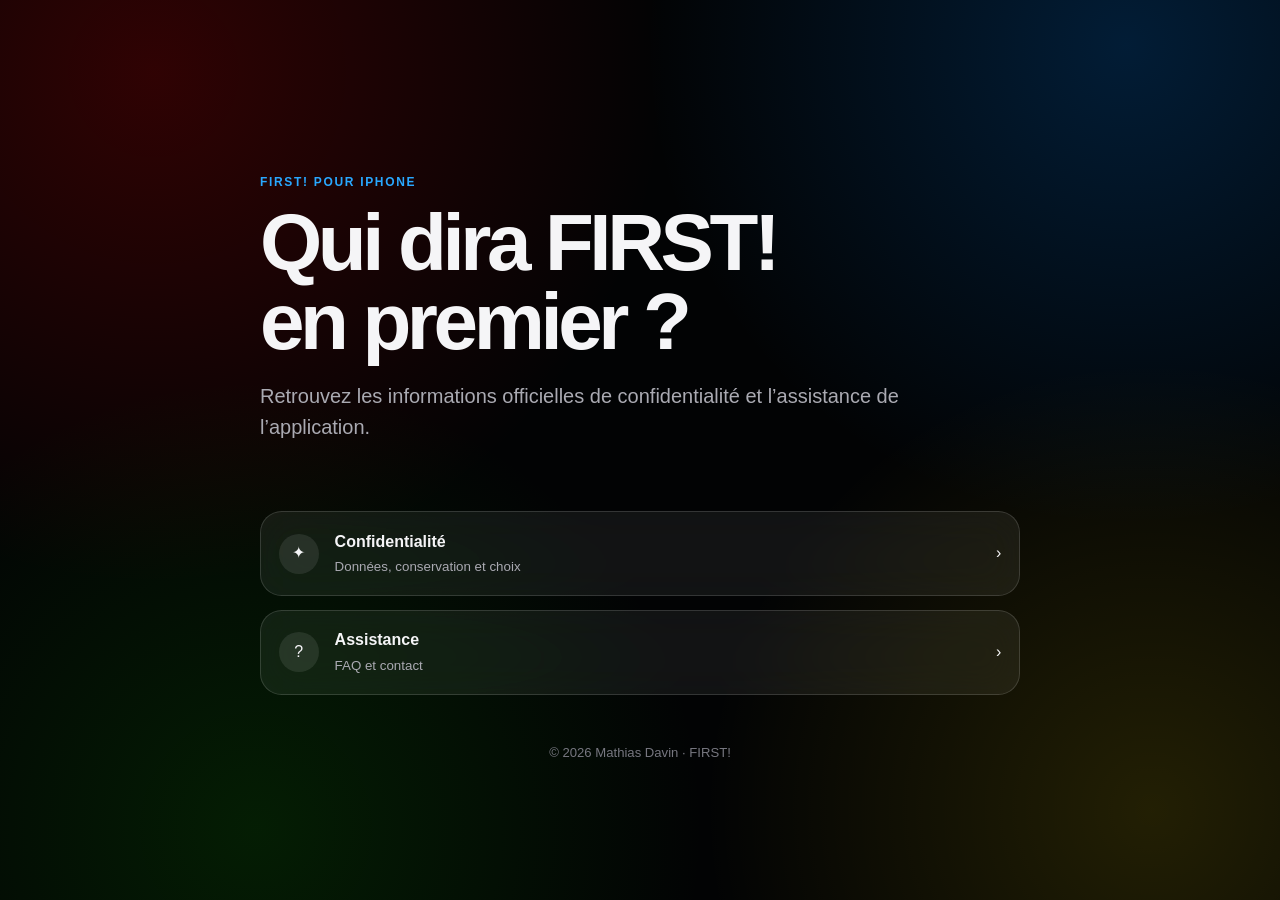
<file: index.html>
<!doctype html>
<html lang="fr">
<head>
  <meta charset="utf-8">
  <meta name="viewport" content="width=device-width, initial-scale=1">
  <meta name="color-scheme" content="dark">
  <meta name="description" content="Pages publiques officielles de l’application FIRST! pour iPhone.">
  <title>FIRST! — Informations</title>
  <link rel="stylesheet" href="./styles.css">
</head>
<body>
  <main class="shell">
    <header class="hero">
      <p class="eyebrow">FIRST! POUR IPHONE</p>
      <h1>Qui dira FIRST!<br>en premier&nbsp;?</h1>
      <p class="lede">Retrouvez les informations officielles de confidentialité et l’assistance de l’application.</p>
    </header>

    <nav class="cards" aria-label="Informations FIRST!">
      <a class="card" href="./privacy/">
        <span class="icon" aria-hidden="true">✦</span>
        <span><strong>Confidentialité</strong><small>Données, conservation et choix</small></span>
        <span aria-hidden="true">›</span>
      </a>
      <a class="card" href="./support/">
        <span class="icon" aria-hidden="true">?</span>
        <span><strong>Assistance</strong><small>FAQ et contact</small></span>
        <span aria-hidden="true">›</span>
      </a>
    </nav>

    <footer>© 2026 Mathias Davin · FIRST!</footer>
  </main>
</body>
</html>
</file>
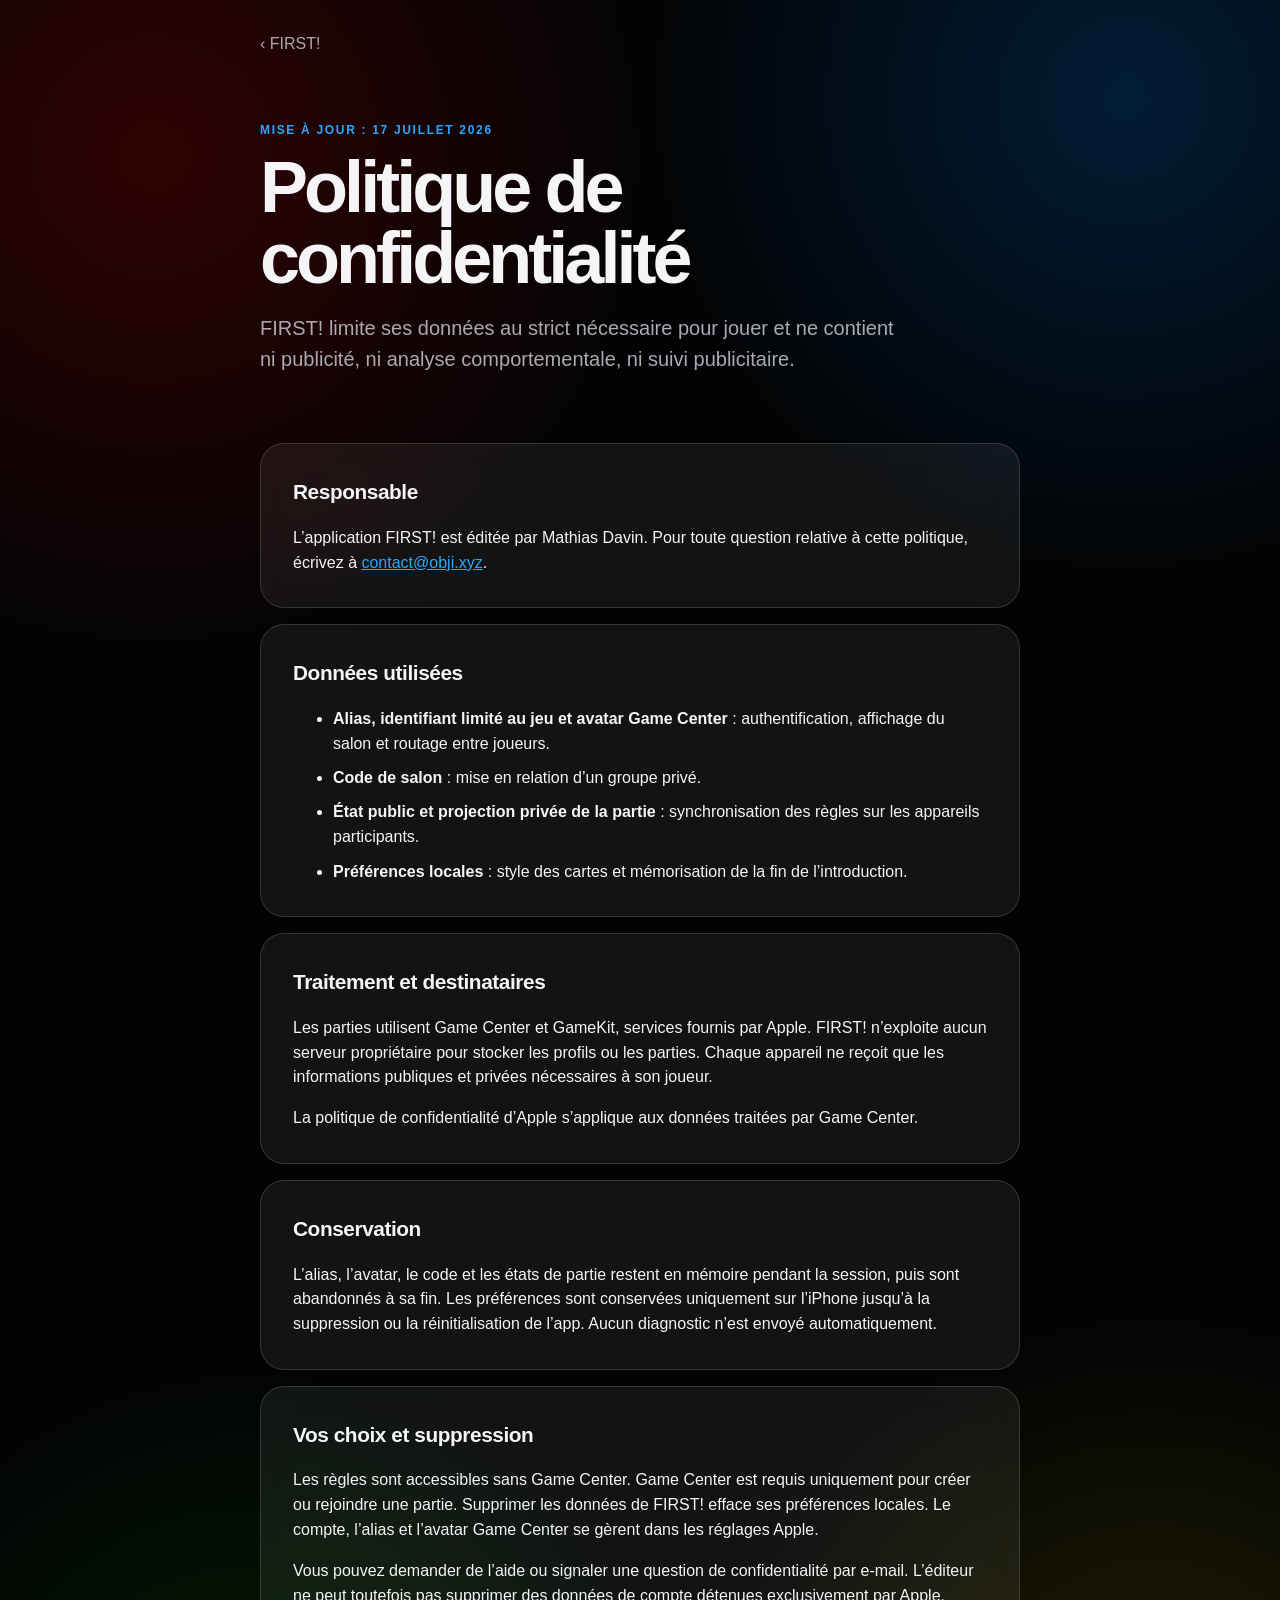
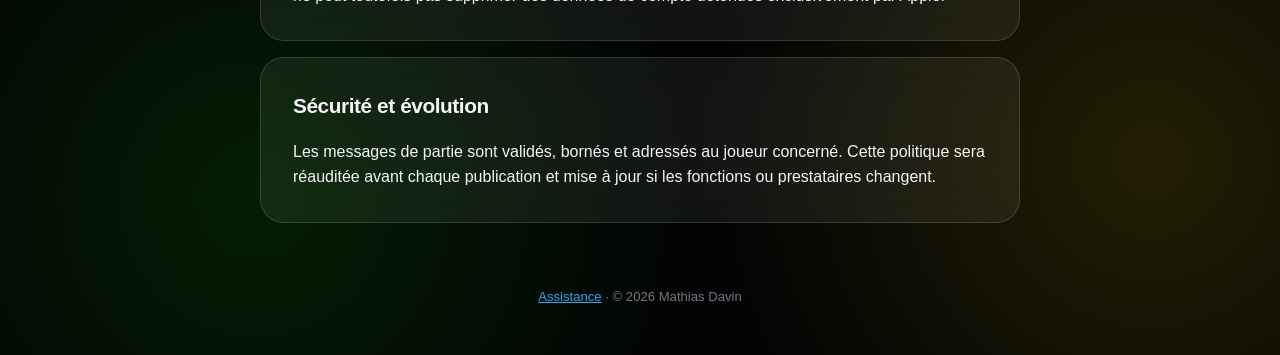
<file: privacy/index.html>
<!doctype html>
<html lang="fr">
<head>
  <meta charset="utf-8">
  <meta name="viewport" content="width=device-width, initial-scale=1">
  <meta name="color-scheme" content="dark">
  <meta name="description" content="Politique de confidentialité de l’application FIRST! pour iPhone.">
  <title>Confidentialité — FIRST!</title>
  <link rel="stylesheet" href="../styles.css">
</head>
<body>
  <main class="shell article">
    <a class="back" href="../">‹ FIRST!</a>
    <header>
      <p class="eyebrow">MISE À JOUR : 17 JUILLET 2026</p>
      <h1>Politique de confidentialité</h1>
      <p class="lede">FIRST! limite ses données au strict nécessaire pour jouer et ne contient ni publicité, ni analyse comportementale, ni suivi publicitaire.</p>
    </header>

    <section>
      <h2>Responsable</h2>
      <p>L’application FIRST! est éditée par Mathias Davin. Pour toute question relative à cette politique, écrivez à <a href="mailto:contact@obji.xyz">contact@obji.xyz</a>.</p>
    </section>

    <section>
      <h2>Données utilisées</h2>
      <ul>
        <li><strong>Alias, identifiant limité au jeu et avatar Game Center</strong> : authentification, affichage du salon et routage entre joueurs.</li>
        <li><strong>Code de salon</strong> : mise en relation d’un groupe privé.</li>
        <li><strong>État public et projection privée de la partie</strong> : synchronisation des règles sur les appareils participants.</li>
        <li><strong>Préférences locales</strong> : style des cartes et mémorisation de la fin de l’introduction.</li>
      </ul>
    </section>

    <section>
      <h2>Traitement et destinataires</h2>
      <p>Les parties utilisent Game Center et GameKit, services fournis par Apple. FIRST! n’exploite aucun serveur propriétaire pour stocker les profils ou les parties. Chaque appareil ne reçoit que les informations publiques et privées nécessaires à son joueur.</p>
      <p>La politique de confidentialité d’Apple s’applique aux données traitées par Game Center.</p>
    </section>

    <section>
      <h2>Conservation</h2>
      <p>L’alias, l’avatar, le code et les états de partie restent en mémoire pendant la session, puis sont abandonnés à sa fin. Les préférences sont conservées uniquement sur l’iPhone jusqu’à la suppression ou la réinitialisation de l’app. Aucun diagnostic n’est envoyé automatiquement.</p>
    </section>

    <section>
      <h2>Vos choix et suppression</h2>
      <p>Les règles sont accessibles sans Game Center. Game Center est requis uniquement pour créer ou rejoindre une partie. Supprimer les données de FIRST! efface ses préférences locales. Le compte, l’alias et l’avatar Game Center se gèrent dans les réglages Apple.</p>
      <p>Vous pouvez demander de l’aide ou signaler une question de confidentialité par e-mail. L’éditeur ne peut toutefois pas supprimer des données de compte détenues exclusivement par Apple.</p>
    </section>

    <section>
      <h2>Sécurité et évolution</h2>
      <p>Les messages de partie sont validés, bornés et adressés au joueur concerné. Cette politique sera réauditée avant chaque publication et mise à jour si les fonctions ou prestataires changent.</p>
    </section>

    <footer><a href="../support/">Assistance</a> · © 2026 Mathias Davin</footer>
  </main>
</body>
</html>
</file>
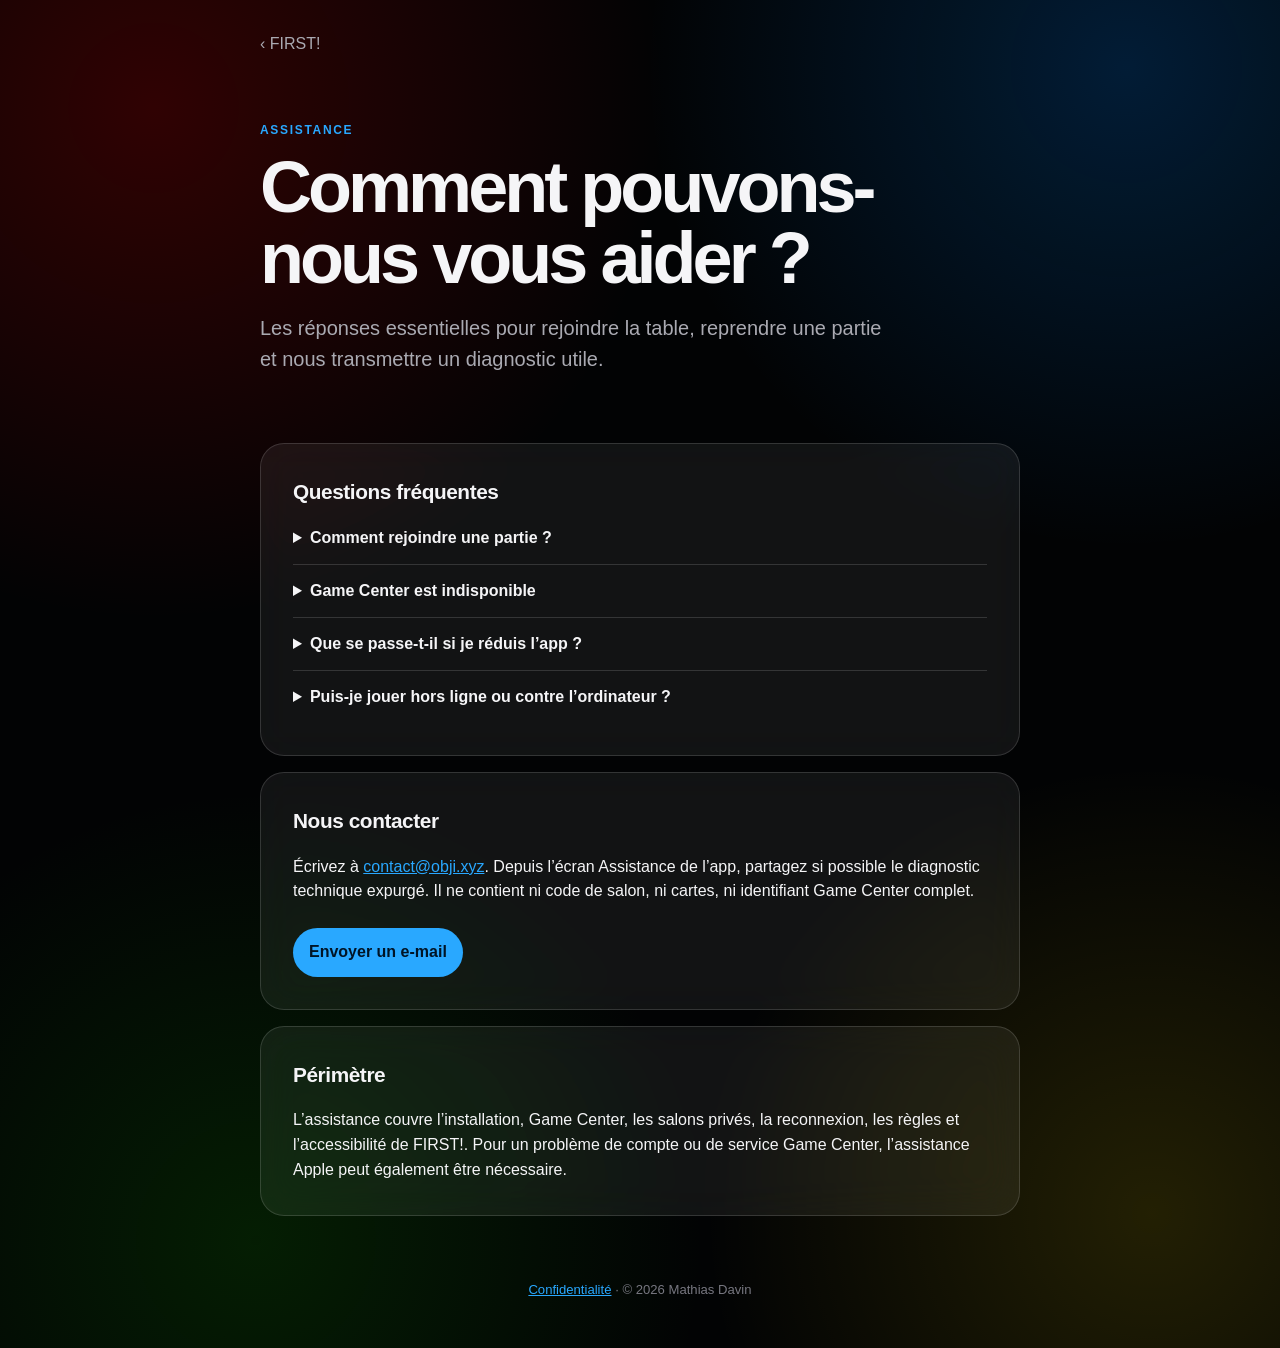
<file: support/index.html>
<!doctype html>
<html lang="fr">
<head>
  <meta charset="utf-8">
  <meta name="viewport" content="width=device-width, initial-scale=1">
  <meta name="color-scheme" content="dark">
  <meta name="description" content="Assistance officielle de l’application FIRST! pour iPhone.">
  <title>Assistance — FIRST!</title>
  <link rel="stylesheet" href="../styles.css">
</head>
<body>
  <main class="shell article">
    <a class="back" href="../">‹ FIRST!</a>
    <header>
      <p class="eyebrow">ASSISTANCE</p>
      <h1>Comment pouvons-nous vous aider&nbsp;?</h1>
      <p class="lede">Les réponses essentielles pour rejoindre la table, reprendre une partie et nous transmettre un diagnostic utile.</p>
    </header>

    <section>
      <h2>Questions fréquentes</h2>
      <details>
        <summary>Comment rejoindre une partie&nbsp;?</summary>
        <p>L’hôte choisit 2, 3 ou 4 joueurs et partage un code de cinq caractères. Ouvrez FIRST!, touchez « Rejoindre avec un code », saisissez-le puis confirmez.</p>
      </details>
      <details>
        <summary>Game Center est indisponible</summary>
        <p>Vérifiez dans les réglages iOS que Game Center est connecté et que le multijoueur n’est pas restreint. Revenez ensuite sur l’accueil et touchez « Réessayer ».</p>
      </details>
      <details>
        <summary>Que se passe-t-il si je réduis l’app&nbsp;?</summary>
        <p>Une interruption brève met la partie en pause. Au retour, FIRST! demande une resynchronisation avant de réactiver vos commandes. Ne forcez pas la fermeture de l’app pendant une partie.</p>
      </details>
      <details>
        <summary>Puis-je jouer hors ligne ou contre l’ordinateur&nbsp;?</summary>
        <p>Non dans la première version. FIRST! est conçu pour 2 à 4 joueurs en ligne, chacun sur son iPhone. Les règles restent consultables hors connexion.</p>
      </details>
    </section>

    <section>
      <h2>Nous contacter</h2>
      <p>Écrivez à <a href="mailto:contact@obji.xyz?subject=Assistance%20FIRST!">contact@obji.xyz</a>. Depuis l’écran Assistance de l’app, partagez si possible le diagnostic technique expurgé. Il ne contient ni code de salon, ni cartes, ni identifiant Game Center complet.</p>
      <a class="contact" href="mailto:contact@obji.xyz?subject=Assistance%20FIRST!">Envoyer un e-mail</a>
    </section>

    <section>
      <h2>Périmètre</h2>
      <p>L’assistance couvre l’installation, Game Center, les salons privés, la reconnexion, les règles et l’accessibilité de FIRST!. Pour un problème de compte ou de service Game Center, l’assistance Apple peut également être nécessaire.</p>
    </section>

    <footer><a href="../privacy/">Confidentialité</a> · © 2026 Mathias Davin</footer>
  </main>
</body>
</html>
</file>
<file: styles.css>
:root {
  color-scheme: dark;
  --bg: #020304;
  --surface: rgba(255, 255, 255, 0.065);
  --line: rgba(255, 255, 255, 0.14);
  --text: #f5f5f7;
  --muted: #aaaab2;
  --blue: #29a8ff;
  --red: #ff334a;
  --green: #42d65c;
  --yellow: #ffe047;
}

* { box-sizing: border-box; }

html { background: var(--bg); }

body {
  margin: 0;
  min-height: 100vh;
  color: var(--text);
  background:
    radial-gradient(circle at 12% 8%, rgba(231, 0, 0, .2), transparent 32rem),
    radial-gradient(circle at 88% 5%, rgba(0, 120, 231, .22), transparent 30rem),
    radial-gradient(circle at 20% 92%, rgba(15, 160, 0, .17), transparent 28rem),
    radial-gradient(circle at 90% 90%, rgba(255, 222, 0, .13), transparent 28rem),
    var(--bg);
  font-family: -apple-system, BlinkMacSystemFont, "SF Pro Display", "Helvetica Neue", sans-serif;
  line-height: 1.55;
}

a { color: var(--blue); }

.shell {
  width: min(100% - 2rem, 760px);
  min-height: 100vh;
  margin: 0 auto;
  padding: clamp(4rem, 10vw, 8rem) 0 2rem;
}

.hero { padding: 5vh 0 3rem; }

.eyebrow {
  margin: 0 0 .8rem;
  color: var(--blue);
  font-size: .75rem;
  font-weight: 750;
  letter-spacing: .14em;
}

h1 {
  max-width: 720px;
  margin: 0;
  font-size: clamp(2.5rem, 9vw, 5rem);
  line-height: .98;
  letter-spacing: -.055em;
}

h2 { margin-top: 0; font-size: 1.3rem; letter-spacing: -.02em; }

.lede { max-width: 640px; color: var(--muted); font-size: clamp(1rem, 3vw, 1.25rem); }

.cards { display: grid; gap: .85rem; }

.card {
  display: grid;
  grid-template-columns: 2.5rem 1fr auto;
  align-items: center;
  gap: 1rem;
  padding: 1.1rem;
  color: var(--text);
  text-decoration: none;
  background: var(--surface);
  border: 1px solid var(--line);
  border-radius: 1.35rem;
  backdrop-filter: blur(20px) saturate(130%);
  transition: transform .18s ease, border-color .18s ease;
}

.card:hover { transform: translateY(-2px); border-color: rgba(255, 255, 255, .28); }
.card strong, .card small { display: block; }
.card small { margin-top: .15rem; color: var(--muted); }
.icon { display: grid; width: 2.5rem; height: 2.5rem; place-items: center; border-radius: 50%; background: rgba(255,255,255,.09); }

.article { padding-top: 2rem; }
.article header { padding: 4rem 0 2rem; }
.article h1 { font-size: clamp(2.4rem, 8vw, 4.5rem); }
.back { color: var(--muted); text-decoration: none; }

section {
  margin: 1rem 0;
  padding: clamp(1.25rem, 4vw, 2rem);
  background: var(--surface);
  border: 1px solid var(--line);
  border-radius: 1.5rem;
  backdrop-filter: blur(20px) saturate(120%);
}

section p:last-child, section ul:last-child { margin-bottom: 0; }
li + li { margin-top: .6rem; }

details { padding: .85rem 0; border-top: 1px solid var(--line); }
details:first-of-type { border-top: 0; padding-top: 0; }
summary { cursor: pointer; font-weight: 650; }
details p { color: var(--muted); }

.contact {
  display: inline-block;
  margin-top: .5rem;
  padding: .75rem 1rem;
  color: #001426;
  background: var(--blue);
  border-radius: 999px;
  font-weight: 700;
  text-decoration: none;
}

footer { padding: 3rem 0 1rem; color: #777780; font-size: .82rem; text-align: center; }

@media (prefers-reduced-motion: reduce) {
  *, *::before, *::after { scroll-behavior: auto !important; transition: none !important; }
}

@media (prefers-reduced-transparency: reduce) {
  .card, section { background: #17171a; backdrop-filter: none; }
}
</file>
